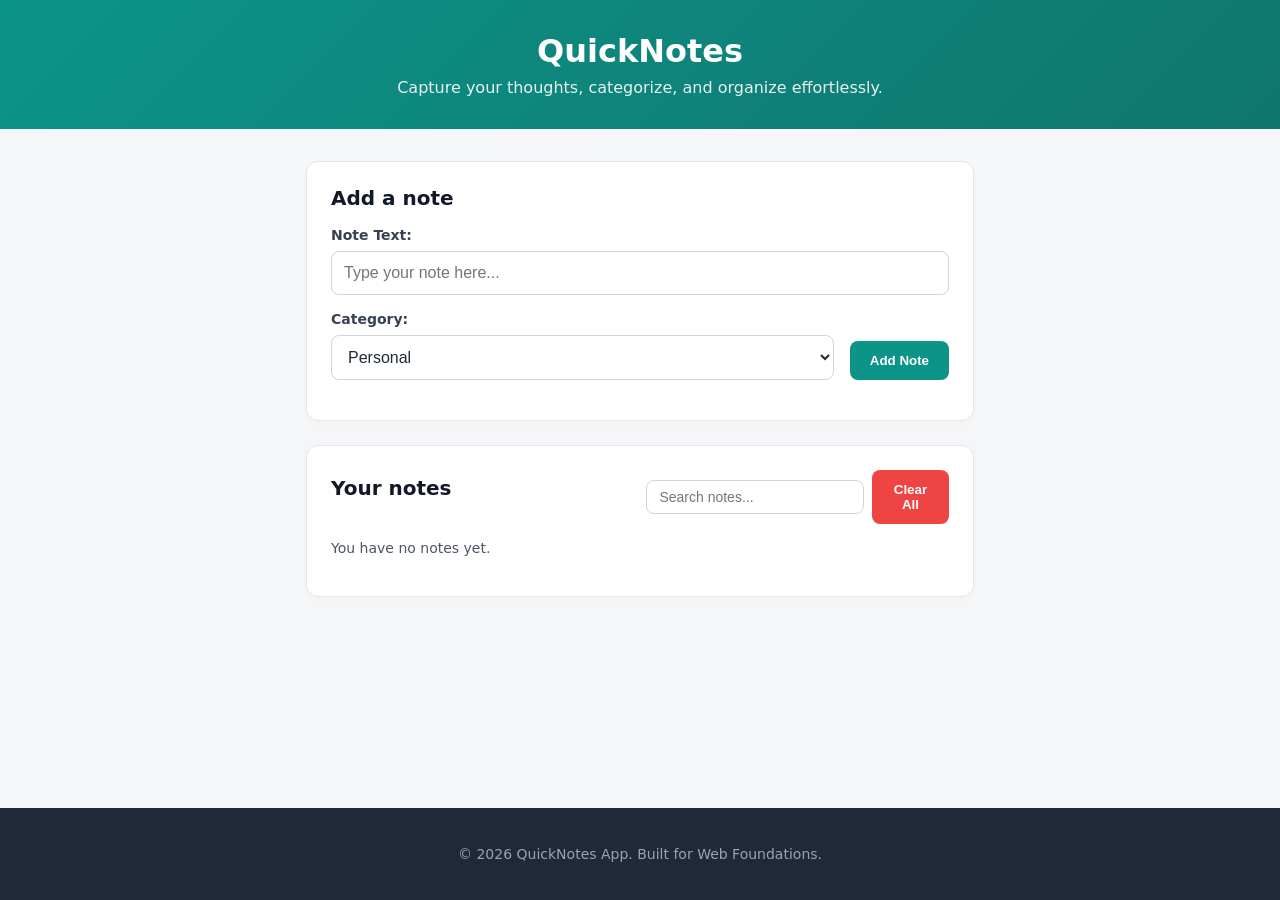
<file: index.html>
<!DOCTYPE html>
<html lang="en">
<head>
    <meta charset="UTF-8">
    <meta name="viewport" content="width=device-width, initial-scale=1.0">
    <title>QuickNotes App</title>
    <link rel="stylesheet" href="style.css">
    <script src="script.js" defer></script>
</head>
<body>
    <header>
        <h1>QuickNotes</h1>
        <p>Capture your thoughts, categorize, and organize effortlessly.</p>
    </header>

    <main>
        <section id="add-section">
            <h2>Add a note</h2>
            <form id="note-form">
                <div class="form-group">
                    <label for="note-input">Note Text:</label>
                    <input type="text" id="note-input" placeholder="Type your note here...">
                </div>

                <div class="form-group row">
                    <div class="field">
                        <label for="note-category">Category:</label>
                        <select id="note-category">
                            <option value="Personal">Personal</option>
                            <option value="Work">Work</option>
                            <option value="Study">Study</option>
                        </select>
                    </div>
                    <button type="submit">Add Note</button>
                </div>

                <p id="error-message"></p>
            </form>
        </section>

        <section id="notes-section">
            <div class="notes-header-row">
                <h2>Your notes</h2>
                <div class="controls-group">
                    <input type="text" id="search-input" placeholder="Search notes...">
                    <button id="clear-all-btn" class="clear-all">Clear All</button>
                </div>
            </div>

            <p id="note-count">You have no notes yet.</p>
            <ul id="notes-list"></ul>
        </section>
    </main>

    <footer>
        <p>&copy; 2026 QuickNotes App. Built for Web Foundations.</p>
    </footer>
</body>
</html>
</file>
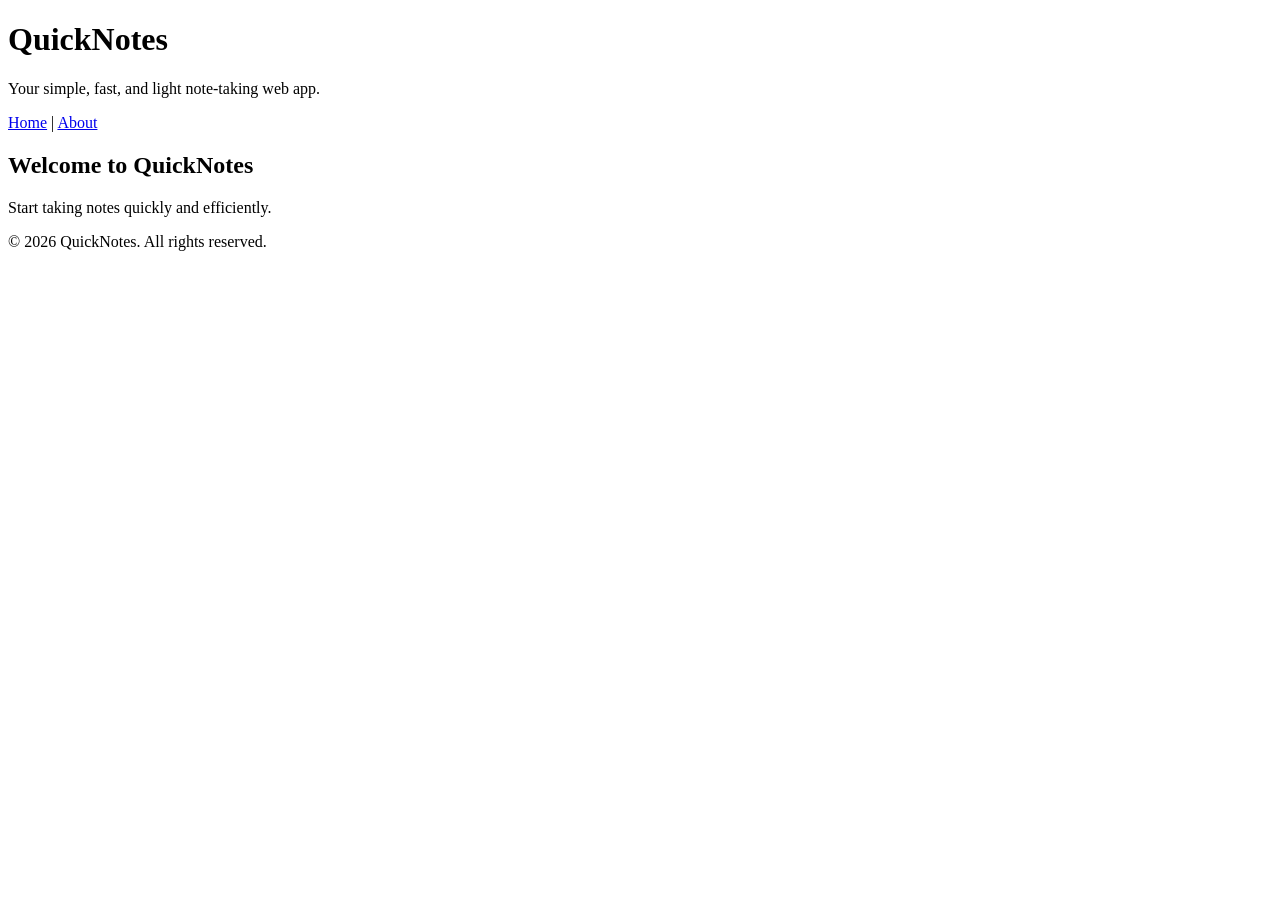
<file: day1/index.html>
<!DOCTYPE html>
<html lang="en">
<head>
	<meta charset="UTF-8">
	<meta name="viewport" content="width=device-width, initial-scale=1.0">
	<title>QuickNotes - Home</title>
</head>
<body>

	<header>
		<h1>QuickNotes</h1>
		<p>Your simple, fast, and light note-taking web app.</p>
		<nav>
			<a href="index.html">Home</a> | 
			<a href="about.html">About</a>
		</nav>
	</header>

	<main>
		<!-- Your existing home page main content -->
		<h2>Welcome to QuickNotes</h2>
		<p>Start taking notes quickly and efficiently.</p>
	</main>

	<footer>
		<p>&copy; 2026 QuickNotes. All rights reserved.</p>
	</footer>

</body>
</html>
</file>
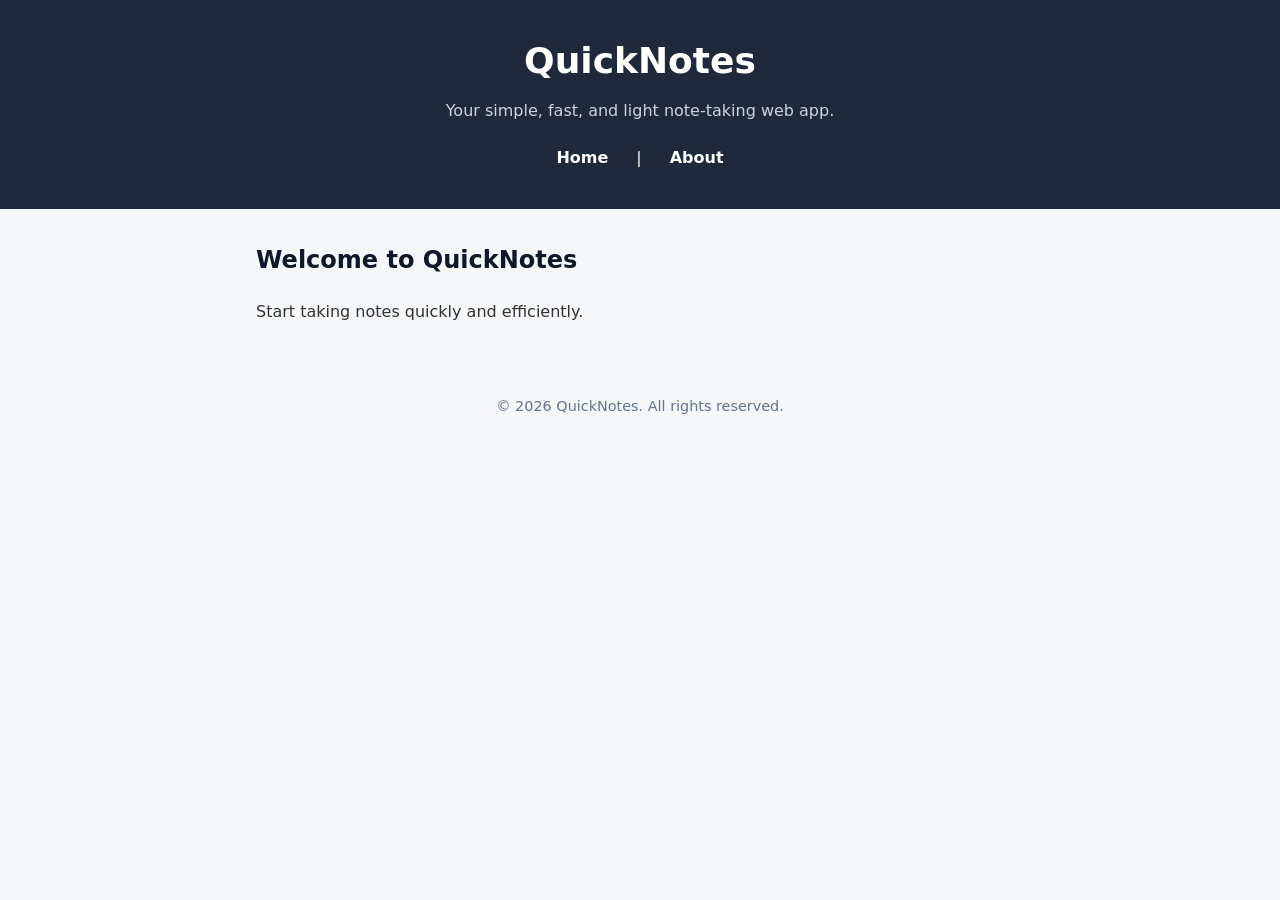
<file: day2/index.html>
<!DOCTYPE html>
<html lang="en">
<head>
	<meta charset="UTF-8">
	<meta name="viewport" content="width=device-width, initial-scale=1.0">
	<title>QuickNotes - Home</title>
	<link rel="stylesheet" href="style.css">
</head>
<body>

	<header>
		<h1>QuickNotes</h1>
		<p>Your simple, fast, and light note-taking web app.</p>
		<nav>
			<a href="index.html">Home</a> | 
			<a href="about.html">About</a>
		</nav>
	</header>

	<main>
		<!-- Your existing home page main content -->
		<h2>Welcome to QuickNotes</h2>
		<p>Start taking notes quickly and efficiently.</p>
	</main>

	<footer>
		<p>&copy; 2026 QuickNotes. All rights reserved.</p>
	</footer>

</body>
</html>
</file>
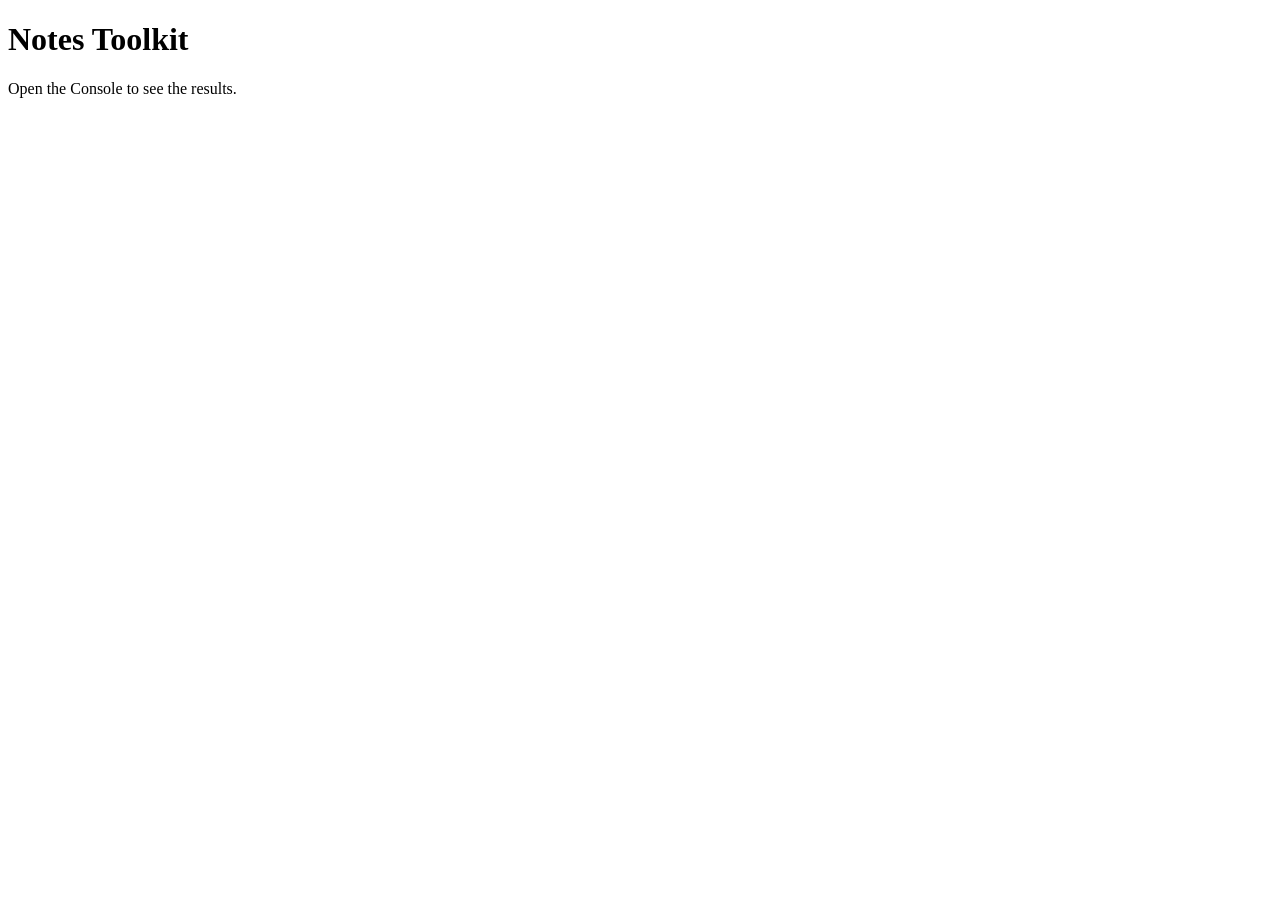
<file: day3/index.html>
<!DOCTYPE html>
<html lang="en">
<head>
	<meta charset="UTF-8">
	<meta name="viewport" content="width=device-width, initial-scale=1.0">
	<title>Notes Toolkit</title>
	<script src="script.js" defer></script>
</head>
<body>
	<h1>Notes Toolkit</h1>
	<p>Open the Console to see the results.</p>
</body>
</html>
</file>
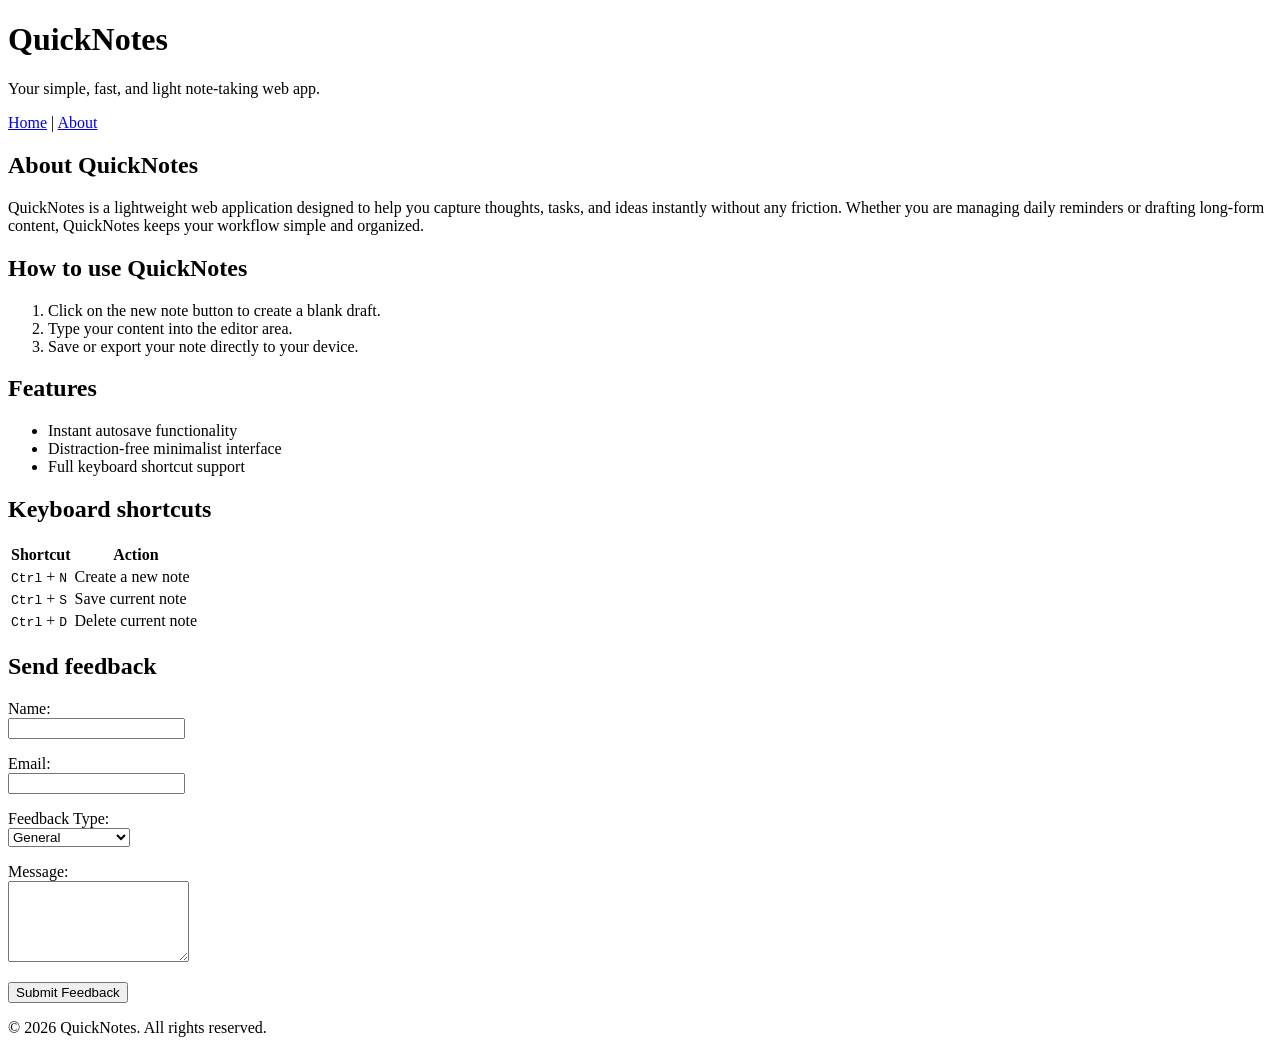
<file: day1/about.html>
<!DOCTYPE html>
<html lang="en">
<head>
    <meta charset="UTF-8">
    <meta name="viewport" content="width=device-width, initial-scale=1.0">
    <title>QuickNotes - About</title>
</head>
<body>

    <header>
        <h1>QuickNotes</h1>
        <p>Your simple, fast, and light note-taking web app.</p>
        <nav>
            <a href="index.html">Home</a> | 
            <a href="about.html">About</a>
        </nav>
    </header>

    <main>
        <section>
            <h2>About QuickNotes</h2>
            <p>QuickNotes is a lightweight web application designed to help you capture thoughts, tasks, and ideas instantly without any friction. Whether you are managing daily reminders or drafting long-form content, QuickNotes keeps your workflow simple and organized.</p>
        </section>

        <section>
            <h2>How to use QuickNotes</h2>
            <ol>
                <li>Click on the new note button to create a blank draft.</li>
                <li>Type your content into the editor area.</li>
                <li>Save or export your note directly to your device.</li>
            </ol>
        </section>

        <section>
            <h2>Features</h2>
            <ul>
                <li>Instant autosave functionality</li>
                <li>Distraction-free minimalist interface</li>
                <li>Full keyboard shortcut support</li>
            </ul>
        </section>

        <section>
            <h2>Keyboard shortcuts</h2>
            <table>
                <thead>
                    <tr>
                        <th>Shortcut</th>
                        <th>Action</th>
                    </tr>
                </thead>
                <tbody>
                    <tr>
                        <td><kbd>Ctrl</kbd> + <kbd>N</kbd></td>
                        <td>Create a new note</td>
                    </tr>
                    <tr>
                        <td><kbd>Ctrl</kbd> + <kbd>S</kbd></td>
                        <td>Save current note</td>
                    </tr>
                    <tr>
                        <td><kbd>Ctrl</kbd> + <kbd>D</kbd></td>
                        <td>Delete current note</td>
                    </tr>
                </tbody>
            </table>
        </section>

        <section>
            <h2>Send feedback</h2>
            <form action="#" method="post">
                <p>
                    <label for="user-name">Name:</label><br>
                    <input type="text" id="user-name" name="name" required>
                </p>

                <p>
                    <label for="user-email">Email:</label><br>
                    <input type="email" id="user-email" name="email" required>
                </p>

                <p>
                    <label for="feedback-type">Feedback Type:</label><br>
                    <select id="feedback-type" name="type">
                        <option value="general">General</option>
                        <option value="bug">Bug Report</option>
                        <option value="feature">Feature Request</option>
                    </select>
                </p>

                <p>
                    <label for="feedback-message">Message:</label><br>
                    <textarea id="feedback-message" name="message" rows="5" required></textarea>
                </p>

                <p>
                    <button type="submit">Submit Feedback</button>
                </p>
            </form>
        </section>
    </main>

    <footer>
        <p>&copy; 2026 QuickNotes. All rights reserved.</p>
    </footer>

</body>
</html>
</file>
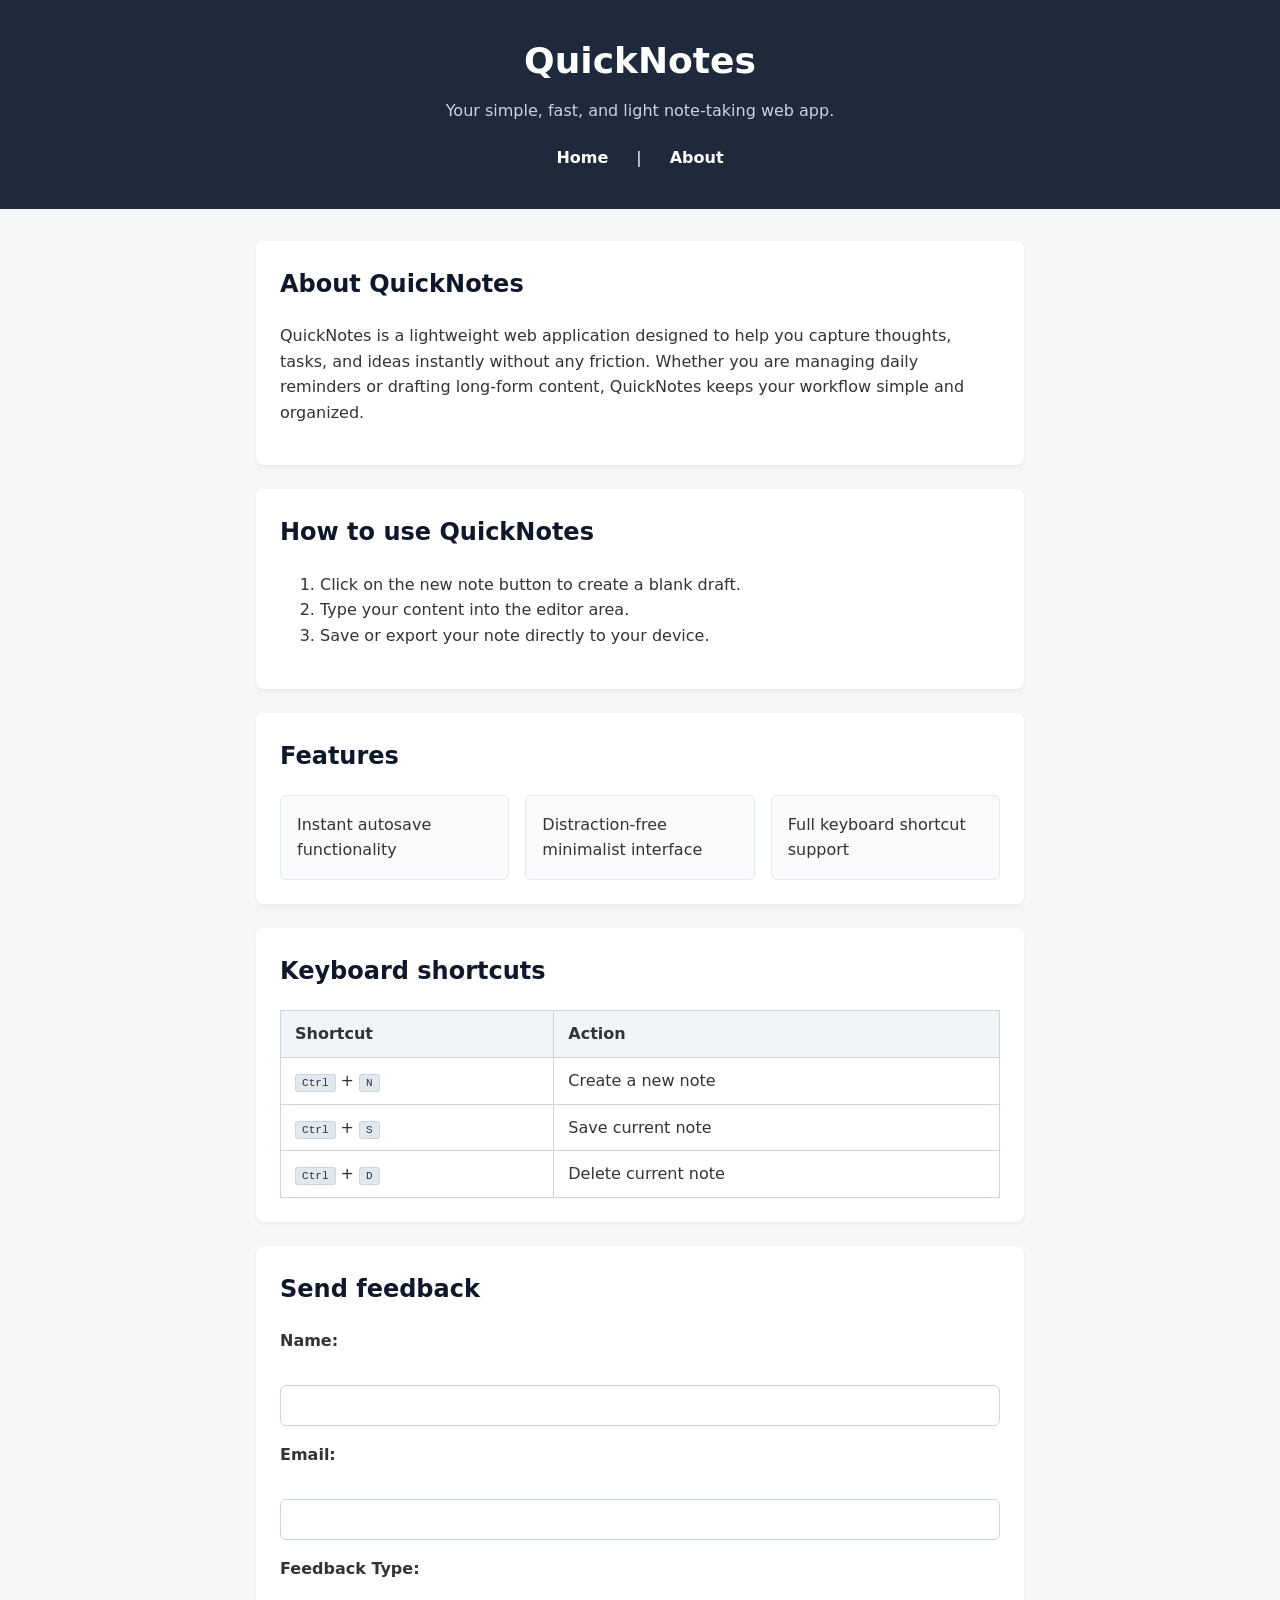
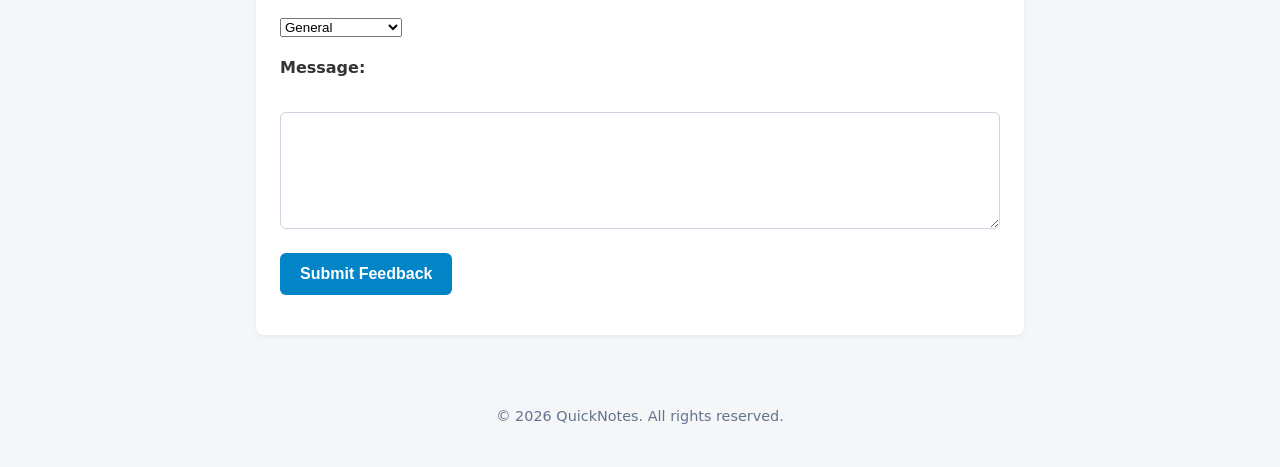
<file: day2/about.html>
<!DOCTYPE html>
<html lang="en">
<head>
    <meta charset="UTF-8">
    <meta name="viewport" content="width=device-width, initial-scale=1.0">
    <title>QuickNotes - About</title>
    <link rel="stylesheet" href="style.css">
</head>
<body>

    <header>
        <h1>QuickNotes</h1>
        <p>Your simple, fast, and light note-taking web app.</p>
        <nav>
            <a href="index.html">Home</a> | 
            <a href="about.html">About</a>
        </nav>
    </header>

    <main>
        <section>
            <h2>About QuickNotes</h2>
            <p>QuickNotes is a lightweight web application designed to help you capture thoughts, tasks, and ideas instantly without any friction. Whether you are managing daily reminders or drafting long-form content, QuickNotes keeps your workflow simple and organized.</p>
        </section>

        <section>
            <h2>How to use QuickNotes</h2>
            <ol>
                <li>Click on the new note button to create a blank draft.</li>
                <li>Type your content into the editor area.</li>
                <li>Save or export your note directly to your device.</li>
            </ol>
        </section>

        <section>
            <h2>Features</h2>
            <ul class="features">
                <li>Instant autosave functionality</li>
                <li>Distraction-free minimalist interface</li>
                <li>Full keyboard shortcut support</li>
            </ul>
        </section>

        <section>
            <h2>Keyboard shortcuts</h2>
            <table>
                <thead>
                    <tr>
                        <th>Shortcut</th>
                        <th>Action</th>
                    </tr>
                </thead>
                <tbody>
                    <tr>
                        <td><kbd>Ctrl</kbd> + <kbd>N</kbd></td>
                        <td>Create a new note</td>
                    </tr>
                    <tr>
                        <td><kbd>Ctrl</kbd> + <kbd>S</kbd></td>
                        <td>Save current note</td>
                    </tr>
                    <tr>
                        <td><kbd>Ctrl</kbd> + <kbd>D</kbd></td>
                        <td>Delete current note</td>
                    </tr>
                </tbody>
            </table>
        </section>

        <section>
            <h2>Send feedback</h2>
            <form action="#" method="post">
                <p>
                    <label for="user-name">Name:</label><br>
                    <input type="text" id="user-name" name="name" required>
                </p>

                <p>
                    <label for="user-email">Email:</label><br>
                    <input type="email" id="user-email" name="email" required>
                </p>

                <p>
                    <label for="feedback-type">Feedback Type:</label><br>
                    <select id="feedback-type" name="type">
                        <option value="general">General</option>
                        <option value="bug">Bug Report</option>
                        <option value="feature">Feature Request</option>
                    </select>
                </p>

                <p>
                    <label for="feedback-message">Message:</label><br>
                    <textarea id="feedback-message" name="message" rows="5" required></textarea>
                </p>

                <p>
                    <button type="submit">Submit Feedback</button>
                </p>
            </form>
        </section>
    </main>

    <footer>
        <p>&copy; 2026 QuickNotes. All rights reserved.</p>
    </footer>

</body>
</html>
</file>
<file: style.css>
/* Box-sizing reset */
* {
    box-sizing: border-box;
}

body {
    margin: 0;
    padding: 0;
    font-family: system-ui, -apple-system, sans-serif;
    background-color: #f4f6f8;
    color: #1f2937;
    display: flex;
    flex-direction: column;
    min-height: 100vh;
}

header {
    background: linear-gradient(135deg, #0d9488, #0f766e);
    color: #ffffff;
    padding: 2rem 1rem;
    text-align: center;
}

header h1 {
    margin: 0 0 0.5rem 0;
    font-size: 2rem;
}

header p {
    margin: 0;
    opacity: 0.9;
    font-size: 1rem;
}

main {
    max-width: 700px;
    width: 100%;
    margin: 2rem auto;
    padding: 0 1rem;
    flex: 1;
    display: flex;
    flex-direction: column;
    gap: 1.5rem;
}

section {
    background-color: #ffffff;
    border: 1px solid #e5e7eb;
    border-radius: 12px;
    padding: 1.5rem;
    box-shadow: 0 2px 4px rgba(0,0,0,0.02);
}

section h2 {
    margin-top: 0;
    font-size: 1.25rem;
    color: #111827;
}

form {
    display: flex;
    flex-direction: column;
    gap: 1rem;
}

.form-group {
    display: flex;
    flex-direction: column;
    gap: 0.5rem;
}

.form-group.row {
    flex-direction: row;
    justify-content: space-between;
    align-items: flex-end;
    gap: 1rem;
}

.field {
    flex: 1;
    display: flex;
    flex-direction: column;
    gap: 0.5rem;
}

label {
    font-size: 0.875rem;
    font-weight: 600;
    color: #374151;
}

input[type="text"], select {
    padding: 0.75rem;
    border: 1px solid #d1d5db;
    border-radius: 8px;
    font-size: 1rem;
    width: 100%;
    background-color: #fff;
    color: #1f2937;
}

input[type="text"]:focus, select:focus {
    outline: none;
    border-color: #0d9488;
    box-shadow: 0 0 0 3px rgba(13, 148, 136, 0.15);
}

button {
    background-color: #0d9488;
    color: #ffffff;
    border: none;
    padding: 0.75rem 1.25rem;
    border-radius: 8px;
    font-weight: 600;
    cursor: pointer;
    transition: background-color 0.2s, transform 0.1s;
}

button:hover {
    background-color: #0f766e;
}

button:active {
    transform: scale(0.98);
}

button.clear-all {
    background-color: #ef4444;
}

button.clear-all:hover {
    background-color: #dc2626;
}

#error-message {
    color: #dc2626;
    font-size: 0.875rem;
    margin: 0;
    font-weight: 500;
}

.notes-header-row {
    display: flex;
    justify-content: space-between;
    align-items: center;
    margin-bottom: 1rem;
    flex-wrap: wrap;
    gap: 1rem;
}

.controls-group {
    display: flex;
    gap: 0.5rem;
    align-items: center;
}

#search-input {
    padding: 0.5rem 0.75rem;
    border: 1px solid #d1d5db;
    border-radius: 8px;
    font-size: 0.875rem;
}

#note-count {
    font-size: 0.875rem;
    color: #4b5563;
    margin-bottom: 1rem;
}

ul#notes-list {
    list-style: none;
    padding: 0;
    margin: 0;
    display: flex;
    flex-direction: column;
    gap: 0.75rem;
}

.note-card {
    background-color: #ffffff;
    border: 1px solid #e5e7eb;
    border-radius: 8px;
    padding: 1rem;
    margin-bottom: 0;
    display: flex;
    justify-content: space-between;
    align-items: flex-start;
    gap: 1rem;
    box-shadow: 0 1px 3px rgba(0,0,0,0.05);
}

.note-content {
    display: flex;
    flex-direction: column;
    gap: 0.35rem;
    flex: 1;
}

.note-text {
    font-size: 1rem;
    color: #1f2937;
    word-break: break-word;
}

.note-meta {
    display: flex;
    gap: 0.75rem;
    font-size: 0.75rem;
    color: #6b7280;
}

.note-category-badge {
    font-weight: 600;
    text-transform: uppercase;
    letter-spacing: 0.05em;
}

.category-personal { border-left: 5px solid #0d9488; }
.category-work { border-left: 5px solid #991b1b; }
.category-study { border-left: 5px solid #2563eb; }

.delete-btn {
    background-color: #fee2e2;
    color: #b91c1c;
    border: none;
    padding: 0.4rem 0.75rem;
    border-radius: 6px;
    font-size: 0.75rem;
    font-weight: 600;
    cursor: pointer;
}

.delete-btn:hover {
    background-color: #fecaca;
}

footer {
    background-color: #1f2937;
    color: #9ca3af;
    text-align: center;
    padding: 1.5rem;
    font-size: 0.875rem;
}

@media (max-width: 600px) {
    .form-group.row {
        flex-direction: column;
        align-items: stretch;
    }
    .notes-header-row {
        flex-direction: column;
        align-items: stretch;
    }
    .controls-group {
        flex-direction: column;
        width: 100%;
    }
    #search-input {
        width: 100% !important;
    }
}
</file>
<file: day2/style.css>
*,
*::before,
*::after {
	box-sizing: border-box;
}

body {
	margin: 0;
	font-family: system-ui, -apple-system, BlinkMacSystemFont, 'Segoe UI', Roboto, Oxygen, Ubuntu, Cantarell, sans-serif;
	line-height: 1.6;
	background-color: #f4f6f8;
	color: #333333;
}

header {
	background-color: #1e293b;
	color: #ffffff;
	padding: 32px 16px;
	text-align: center;
}

header h1 {
	margin: 0 0 8px 0;
	font-size: 2.25rem;
}

header p {
	margin: 0 0 16px 0;
	color: #cbd5e1;
}

nav {
	display: flex;
	justify-content: center;
	align-items: center;
	gap: 16px;
}

nav a {
	color: #ffffff;
	text-decoration: none;
	font-weight: 600;
	padding: 6px 12px;
	border-radius: 4px;
	transition: background-color 0.2s ease-in-out, color 0.2s ease-in-out;
}

nav a:hover,
nav a:focus {
	background-color: #38bdf8;
	color: #0f172a;
}

main {
	max-width: 800px;
	margin: 32px auto;
	padding: 0 16px;
}

section {
	background-color: #ffffff;
	border-radius: 8px;
	padding: 24px;
	margin-bottom: 24px;
	box-shadow: 0 2px 4px rgba(0, 0, 0, 0.05);
}

h2, h3 {
	margin-top: 0;
	color: #0f172a;
}

ul.features {
	list-style: none;
	padding: 0;
	margin: 0;
	display: grid;
	grid-template-columns: repeat(auto-fit, minmax(180px, 1fr));
	gap: 16px;
}

ul.features li {
	background-color: #f8fafc;
	border: 1px solid #e2e8f0;
	border-radius: 6px;
	padding: 16px;
	font-weight: 500;
}

table {
	width: 100%;
	border-collapse: collapse;
	margin-top: 12px;
}

th, td {
	border: 1px solid #cbd5e1;
	padding: 10px 14px;
	text-align: left;
}

th {
	background-color: #f1f5f9;
	font-weight: 600;
}

kbd {
	background-color: #e2e8f0;
	border: 1px solid #cbd5e1;
	border-radius: 3px;
	padding: 2px 6px;
	font-size: 0.85em;
	font-family: monospace;
}

form p {
	margin-bottom: 16px;
}

label {
	display: block;
	font-weight: 600;
	margin-bottom: 6px;
}

input[type="text"],
input[type="email"],
textarea {
	width: 100%;
	padding: 10px 12px;
	border: 1px solid #cbd5e1;
	border-radius: 6px;
	font-size: 1rem;
	font-family: inherit;
}

input[type="text"]:focus,
input[type="email"]:focus,
textarea:focus {
	outline: none;
	border-color: #0284c7;
	box-shadow: 0 0 0 3px rgba(2, 132, 199, 0.15);
}

button[type="submit"] {
	background-color: #0284c7;
	color: #ffffff;
	border: none;
	padding: 12px 20px;
	font-size: 1rem;
	font-weight: 600;
	border-radius: 6px;
	cursor: pointer;
	transition: background-color 0.2s ease-in-out, transform 0.1s ease-in-out;
}

button[type="submit"]:hover {
	background-color: #0369a1;
}

button[type="submit"]:active {
	transform: scale(0.98);
}

footer {
	text-align: center;
	padding: 24px 16px;
	color: #64748b;
	font-size: 0.9rem;
}

@media (max-width: 600px) {
	header {
		padding: 20px 12px;
	}

	header h1 {
		font-size: 1.6rem;
	}

	header p {
		font-size: 0.9rem;
	}

	section {
		padding: 16px;
	}
}
</file>
